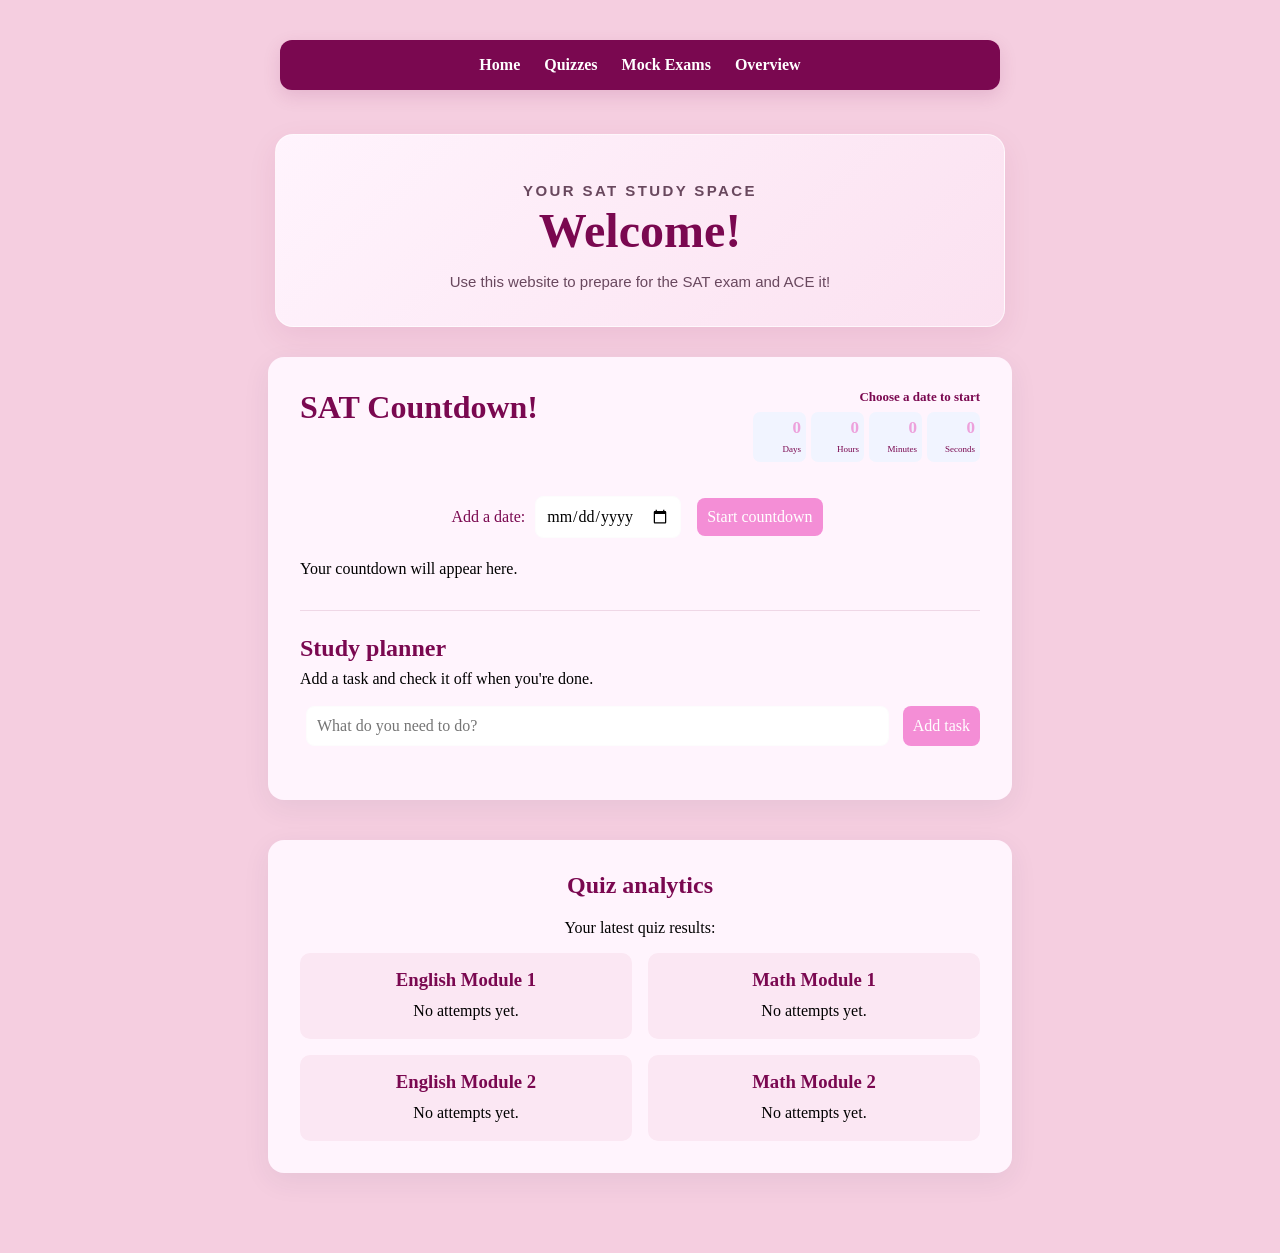
<file: index.html>
<!DOCTYPE html>
<html lang="en">

<head>
    <meta charset="UTF-8">
    <meta name="viewport" content="width=device-width, initial-scale=1.0">
    <title>SAT website</title>
    <link rel="stylesheet" href="style.css">
    <script src="script.js" defer></script>
</head>

<body>
    <!-- top bar -->
    <nav>
        <a href="home page.html">Home</a>
        <a href="quizzes.html">Quizzes</a>
        <a href="mock.html">Mock Exams</a>
        <a href="overview.html">Overview</a>
    </nav>
    <!-- welcome header -->
    <header class="welcome">
        <p class="welcome-label">Your SAT study space</p>
        <h1>Welcome!</h1>
        <p>Use this website to prepare for the SAT exam and ACE it!</p>
    </header>
    <main>
        <!-- Top section containing the main title and the countdown display -->
        <div class="top-row">
            <h1>SAT Countdown!</h1>
            <div class="countdown">
                <h2 id="selected-date">Choose a date!</h2>
                <div class="timer">
                    <div><strong id="days">0</strong><span>Days</span></div>
                    <div><strong id="hours">0</strong><span>Hours</span></div>
                    <div><strong id="minutes">0</strong><span>Minutes</span></div>
                    <div><strong id="seconds">0</strong><span>Seconds</span></div>
                </div>
            </div>
        </div>
        <!-- Input section for picking a date and starting the countdown -->
        <label for="date">Add a date:</label>
        <input id="date" type="date">
        <button id="start-countdown">Start countdown</button>

        <p id="message">You can do this!</p>

        <section class="planner" aria-labelledby="planner-title">
            <h2 id="planner-title">Study planner</h2>
            <p>Add a task and check it off when you're done.</p>
            <form id="task-form">
                <label for="task-input" hidden>Task</label>
                <input id="task-input" type="text" placeholder="What do you need to do?" required>
                <button type="submit">Add task</button>
            </form>
            <ul id="task-list"></ul>
        </section>
    </main>

    <section class="content-card analytics" aria-labelledby="analytics-title">
        <h2 id="analytics-title">Quiz analytics</h2>
        <p>Your latest quiz results:</p>
        <div class="analytics-grid">
            <section class="analytics-card">
                <h3>English Module 1</h3>
                <p id="english-analytics">No attempts yet.</p>
            </section>
            <section class="analytics-card">
                <h3>Math Module 1</h3>
                <p id="math-analytics">No attempts yet.</p>
            </section>
            <section class="analytics-card">
                <h3>English Module 2</h3>
                <p id="english-module-2-analytics">No attempts yet.</p>
            </section>
            <section class="analytics-card">
                <h3>Math Module 2</h3>
                <p id="math-module-2-analytics">No attempts yet.</p>
            </section>
        </div>
    </section>

</body>

</html>
</file>
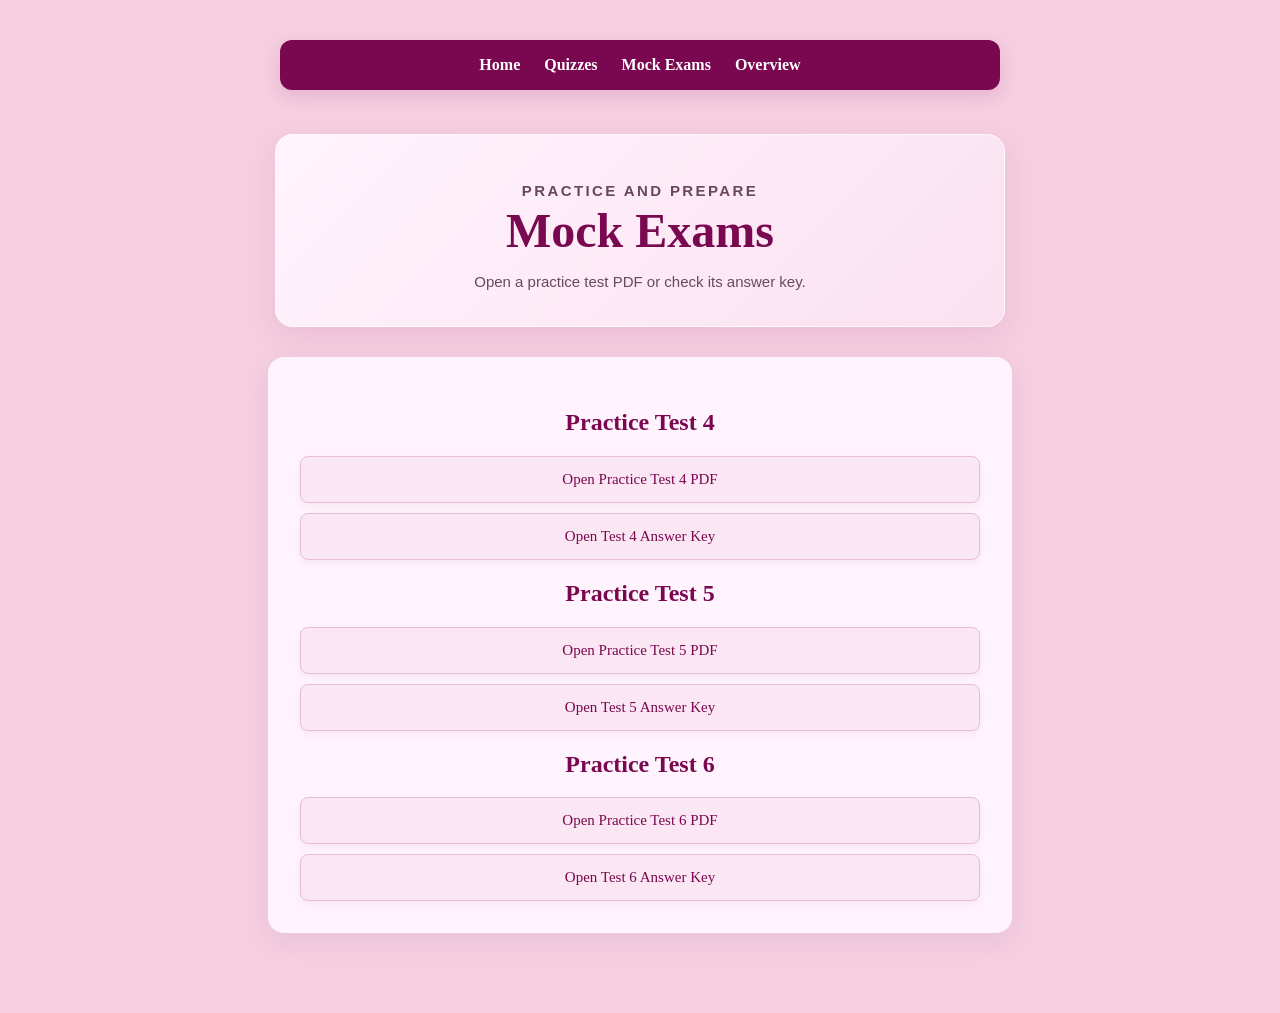
<file: mock.html>
<!DOCTYPE html>
<html lang="en">
<head>
    <meta charset="UTF-8">
    <meta name="viewport" content="width=device-width, initial-scale=1.0">
    <title>Mock Exams</title>
    <!-- linking html to stylesheet (css) -->
    <link rel="stylesheet" href="style.css">
</head>
<body>
    <!-- top bar that contains navigation links to other pages -->
    <nav>
        <a href="home page.html">Home</a>
        <a href="quizzes.html">Quizzes</a>
        <a href="mock.html" aria-current="page">Mock Exams</a>
        <a href="overview.html">Overview</a>
    </nav>
    <!-- adds welcome header -->
    <header class="welcome">
        <p class="welcome-label">Practice and prepare</p>
        <h1>Mock Exams</h1>
        <p>Open a practice test PDF or check its answer key.</p>
    </header>
    <main class="content-card">
        <section class="mock-test" aria-labelledby="test-4-title">
            <h2 id="test-4-title">Practice Test 4</h2>
            <div class="module-links">
                <a href="sat-practice-test-4-digital.pdf" target="_blank" rel="noopener">Open Practice Test 4 PDF</a>
                <a href="scoring-sat-practice-test-4-digital.pdf" target="_blank" rel="noopener">Open Test 4 Answer Key</a>
            </div>
        </section>
        <section class="mock-test" aria-labelledby="test-5-title">
            <h2 id="test-5-title">Practice Test 5</h2>
            <div class="module-links">
                <a href="sat-practice-test-5-digital.pdf" target="_blank" rel="noopener">Open Practice Test 5 PDF</a>
                <a href="scoring-sat-practice-test-5-digital.pdf" target="_blank" rel="noopener">Open Test 5 Answer Key</a>
            </div>
        </section>
        <section class="mock-test" aria-labelledby="test-6-title">
            <h2 id="test-6-title">Practice Test 6</h2>
            <div class="module-links">
                <a href="sat-practice-test-6-digital.pdf" target="_blank" rel="noopener">Open Practice Test 6 PDF</a>
                <a href="scoring-sat-practice-test-6-digital.pdf" target="_blank" rel="noopener">Open Test 6 Answer Key</a>
            </div>
        </section>
    </main>
</body>
</html>
</file>
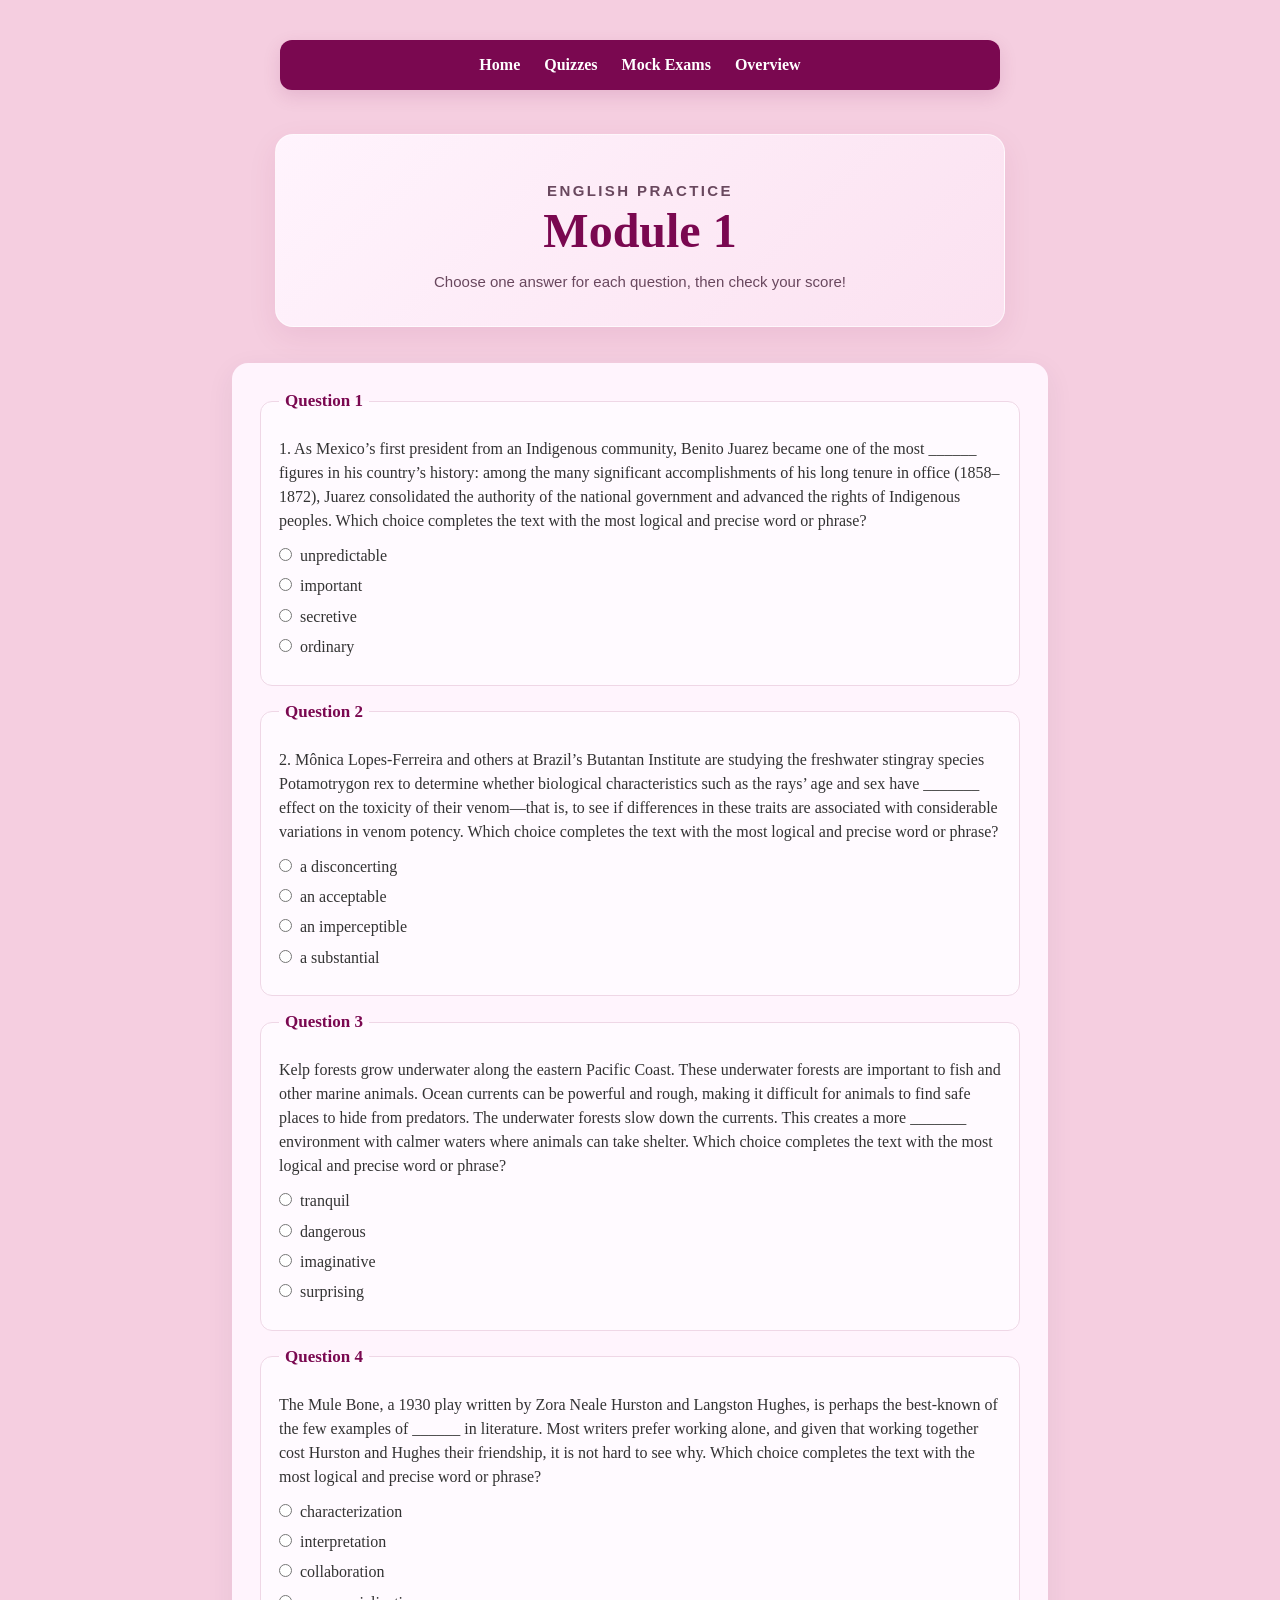
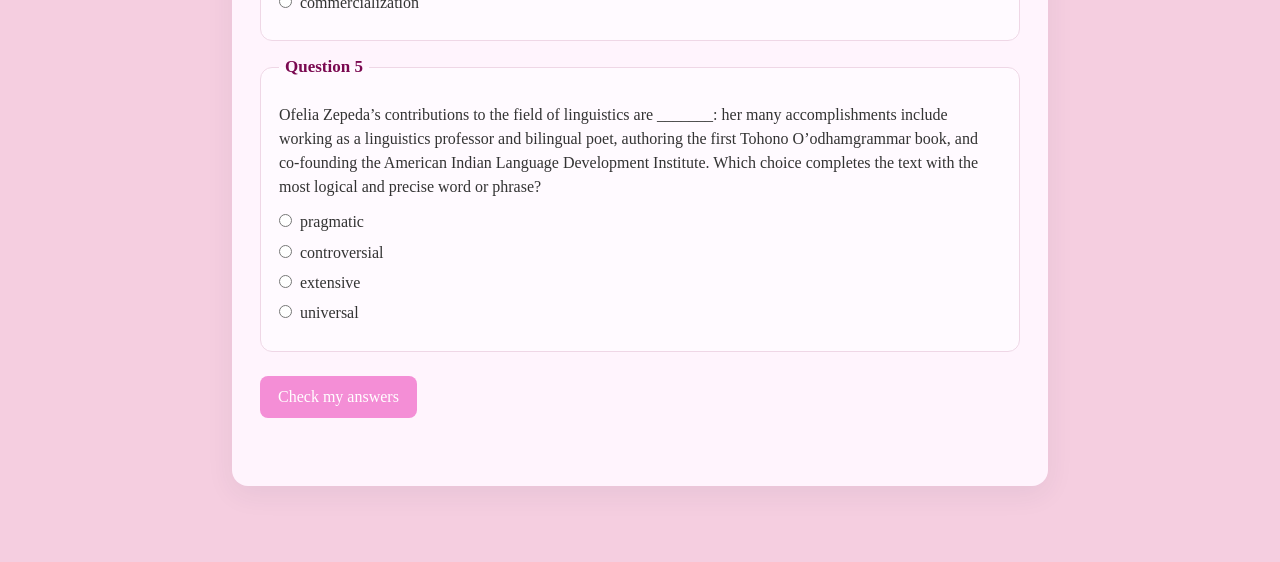
<file: module 1 english.html>
<!DOCTYPE html>
<html lang="en">
<head>
    <meta charset="UTF-8">
    <meta name="viewport" content="width=device-width, initial-scale=1.0">
    <title>English Module 1 Quiz</title>
    <link rel="stylesheet" href="style.css">
    <script src="script.js" defer></script>
</head>
<body data-quiz-subject="english" data-quiz-module="1">
    <nav>
        <a href="home page.html">Home</a>
        <a href="quizzes.html" aria-current="page">Quizzes</a>
        <a href="mock.html">Mock Exams</a>
        <a href="overview.html">Overview</a>
    </nav>

    <header class="welcome">
        <p class="welcome-label">English practice</p>
        <h1>Module 1</h1>
        <p>Choose one answer for each question, then check your score!</p>
    </header>
<!-- forming questions -->
    <main class="quiz">
        <form id="quiz-form">
            <fieldset class="question" data-answer="b">
                <legend>Question 1</legend>
                <p> 1.  As Mexico’s first president from an Indigenous community, Benito Juarez became one of the most ______ figures in his country’s history: among the many significant accomplishments of his long tenure in office (1858–1872), Juarez consolidated the authority of the national government and advanced the rights of Indigenous peoples. Which choice completes the text with the most logical and precise word or phrase?</p>
                <label class="answer"><input type="radio" name="q1" value="a"> unpredictable</label>
                <label class="answer"><input type="radio" name="q1" value="b"> important</label>
                <label class="answer"><input type="radio" name="q1" value="c"> secretive</label>
                <label class="answer"><input type="radio" name="q1" value="d"> ordinary</label>
            </fieldset>

            <fieldset class="question" data-answer="d">
                <legend>Question 2</legend>
                <p>2.  Mônica Lopes-Ferreira and others at Brazil’s Butantan Institute are studying the freshwater stingray species Potamotrygon rex to determine whether biological characteristics such as the rays’ age and sex have _______ effect on the toxicity of their venom—that is, to see if differences in these traits are associated with considerable variations in venom potency. Which choice completes the text with the most logical and precise word or phrase? </p>
                <label class="answer"><input type="radio" name="q2" value="a"> a disconcerting</label>
                <label class="answer"><input type="radio" name="q2" value="b"> an acceptable</label>
                <label class="answer"><input type="radio" name="q2" value="c"> an imperceptible</label>
                <label class="answer"><input type="radio" name="q2" value="d"> a substantial</label>
            </fieldset>

            <fieldset class="question" data-answer="a">
                <legend>Question 3</legend>
                <p>Kelp forests grow underwater along the eastern Pacific Coast. These underwater forests are important to fish and other marine animals. Ocean currents can be powerful and rough, making it difficult for animals to find safe places to hide from predators. The underwater forests slow down the currents. This creates a more _______ environment with calmer waters where animals can take shelter. Which choice completes the text with the most logical and precise word or phrase?</p>
                <label class="answer"><input type="radio" name="q3" value="a"> tranquil</label>
                <label class="answer"><input type="radio" name="q3" value="b"> dangerous</label>
                <label class="answer"><input type="radio" name="q3" value="c"> imaginative</label>
                <label class="answer"><input type="radio" name="q3" value="d"> surprising</label>
            </fieldset>

            <fieldset class="question" data-answer="c">
                <legend>Question 4</legend>
                <p>The Mule Bone, a 1930 play written by Zora Neale Hurston and Langston Hughes, is perhaps the best-known of the few examples of ______ in literature. Most writers prefer working alone, and given that working together cost Hurston and Hughes their friendship, it is not hard to see why. Which choice completes the text with the most logical and precise word or phrase? </p>
                <label class="answer"><input type="radio" name="q4" value="a"> characterization</label>
                <label class="answer"><input type="radio" name="q4" value="b"> interpretation</label>
                <label class="answer"><input type="radio" name="q4" value="c"> collaboration</label>
                <label class="answer"><input type="radio" name="q4" value="d"> commercialization  </label>
            </fieldset>

            <fieldset class="question" data-answer="c">
                <legend>Question 5</legend>
                <p>Ofelia Zepeda’s contributions to the field of linguistics are _______: her many accomplishments include working as a linguistics professor and bilingual poet, authoring the first Tohono O’odhamgrammar book, and co-founding the American Indian Language Development Institute. Which choice completes the text with the most logical and precise word or phrase? </p>
                <label class="answer"><input type="radio" name="q5" value="a">pragmatic</label>
                <label class="answer"><input type="radio" name="q5" value="b">controversial</label>
                <label class="answer"><input type="radio" name="q5" value="c">extensive</label>
                <label class="answer"><input type="radio" name="q5" value="d">universal</label>
            </fieldset>

            <button type="submit">Check my answers</button>
            <p id="result" role="status" aria-live="polite"></p>
        </form>
    </main>
</body>
</html>
</file>
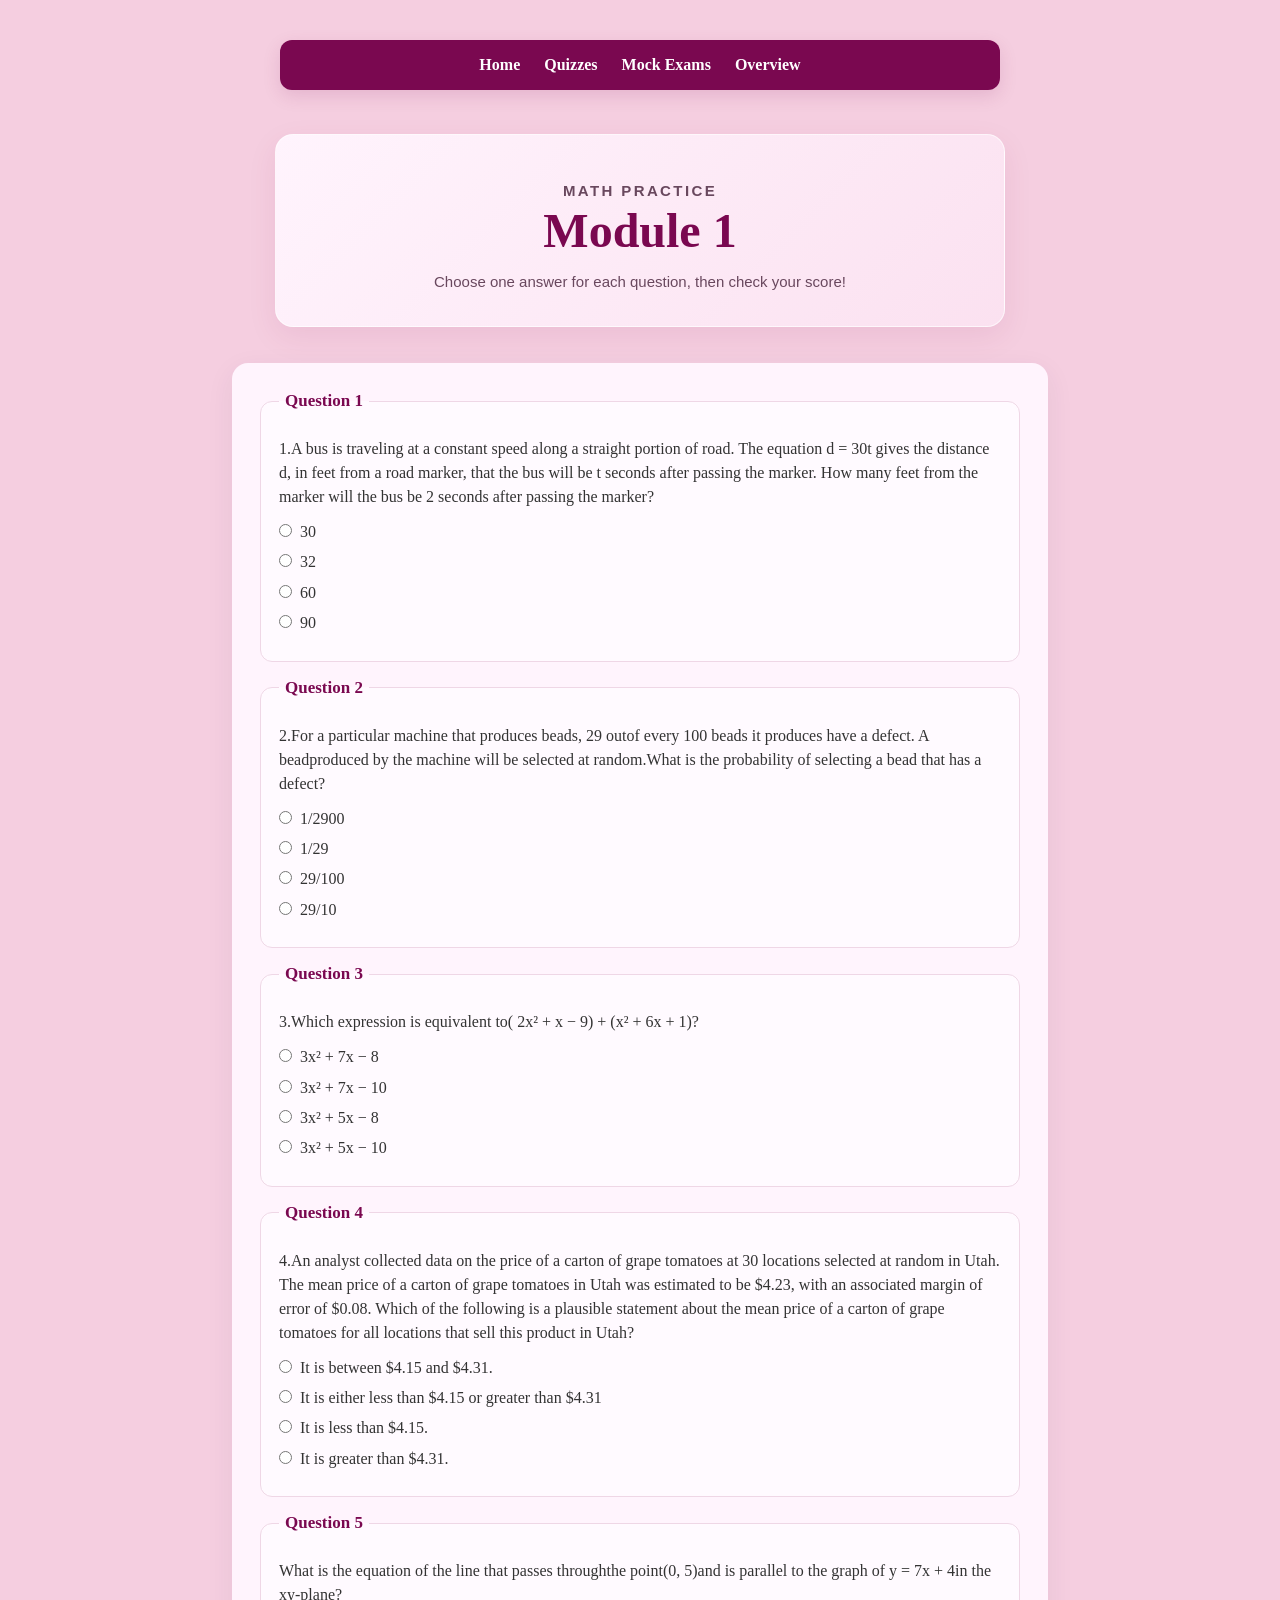
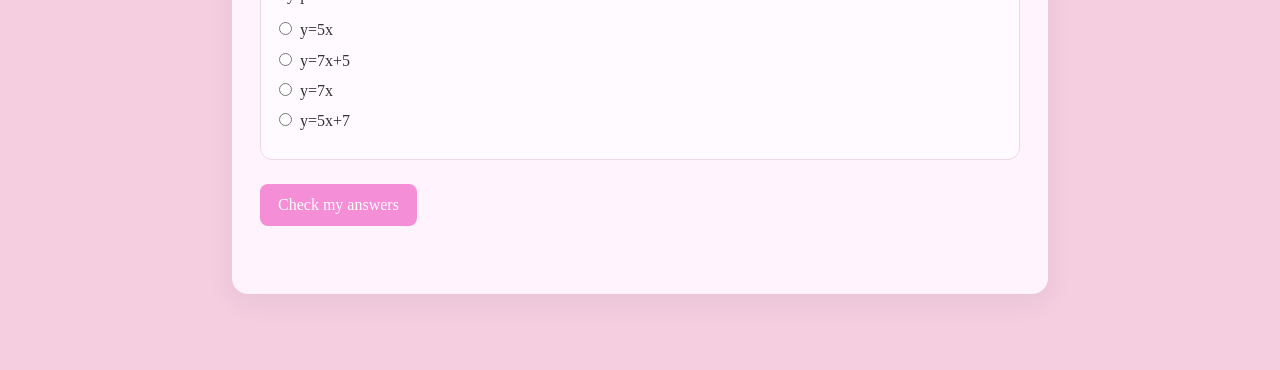
<file: module 1 math.html>
<!DOCTYPE html>
<html lang="en">
<head>
    <meta charset="UTF-8">
    <meta name="viewport" content="width=device-width, initial-scale=1.0">
    <title>Math Module 1 Quiz</title>
    <link rel="stylesheet" href="style.css">
    <script src="script.js" defer></script>
</head>
<body data-quiz-subject="math" data-quiz-module="1">
    <nav>
        <a href="home page.html">Home</a>
        <a href="quizzes.html" aria-current="page">Quizzes</a>
        <a href="mock.html">Mock Exams</a>
        <a href="overview.html">Overview</a>
    </nav>

    <header class="welcome">
        <p class="welcome-label">Math practice</p>
        <h1>Module 1</h1>
        <p>Choose one answer for each question, then check your score!</p>
    </header>
<!-- forming questions -->
    <main class="quiz">
        <form id="quiz-form">
            <fieldset class="question" data-answer="c">
                <legend>Question 1</legend>
                <p> 1.A bus is traveling at a constant speed along a straight
portion of road. The equation
d = 30t
gives the
distance d, in feet from a road marker, that the bus
will be t seconds after passing the marker. How
many feet from the marker will the bus be 2 seconds
after passing the marker?
</p>
                <label class="answer"><input type="radio" name="q1" value="a"> 30</label>
                <label class="answer"><input type="radio" name="q1" value="b"> 32</label>
                <label class="answer"><input type="radio" name="q1" value="c"> 60</label>
                <label class="answer"><input type="radio" name="q1" value="d"> 90</label>
            </fieldset>

            <fieldset class="question" data-answer="c">
                <legend>Question 2</legend>
                <p>2.For a particular machine that produces beads, 29 outof every 100 beads it produces have a defect. A beadproduced by the machine will be selected at random.What is the probability of selecting a bead that has a defect? </p>
                <label class="answer"><input type="radio" name="q2" value="a"> 1/2900</label>
                <label class="answer"><input type="radio" name="q2" value="b"> 1/29</label>
                <label class="answer"><input type="radio" name="q2" value="c"> 29/100</label>
                <label class="answer"><input type="radio" name="q2" value="d"> 29/10</label>
            </fieldset>

            <fieldset class="question" data-answer="a">
                <legend>Question 3</legend>
                <p>3.Which expression is equivalent to( 2x² + x − 9) + (x² + 6x + 1)?</p>
                <label class="answer"><input type="radio" name="q3" value="a"> 3x² + 7x − 8</label>
                <label class="answer"><input type="radio" name="q3" value="b"> 3x² + 7x − 10</label>
                <label class="answer"><input type="radio" name="q3" value="c"> 3x² + 5x − 8</label>
                <label class="answer"><input type="radio" name="q3" value="d"> 3x² + 5x − 10</label>
            </fieldset>

            <fieldset class="question" data-answer="a">
                <legend>Question 4</legend>
                <p>4.An analyst collected data on the price of a carton of grape tomatoes at 30 locations selected at random in Utah. The mean price of a carton of grape tomatoes in Utah was estimated to be $4.23, with an associated margin of error of $0.08. Which of the following is a plausible statement about the mean price of a carton of grape tomatoes for all locations that sell this product in Utah? </p>
                <label class="answer"><input type="radio" name="q4" value="a"> It is between $4.15 and $4.31.</label>
                <label class="answer"><input type="radio" name="q4" value="b"> It is either less than $4.15 or greater than $4.31</label>
                <label class="answer"><input type="radio" name="q4" value="c"> It is less than $4.15. </label>
                <label class="answer"><input type="radio" name="q4" value="d">  It is greater than $4.31. </label>
            </fieldset>

            <fieldset class="question" data-answer="b">
                <legend>Question 5</legend>
                <p>What is the equation of the line that passes throughthe point(0, 5)and is parallel to the graph of y = 7x + 4in the xy-plane?</p>
                <label class="answer"><input type="radio" name="q5" value="a">y=5x</label>
                <label class="answer"><input type="radio" name="q5" value="b">y=7x+5</label>
                <label class="answer"><input type="radio" name="q5" value="c">y=7x</label>
                <label class="answer"><input type="radio" name="q5" value="d">y=5x+7</label>
            </fieldset>

            <button type="submit">Check my answers</button>
            <p id="result" role="status" aria-live="polite"></p>
        </form>
    </main>
</body>
</html>
</file>
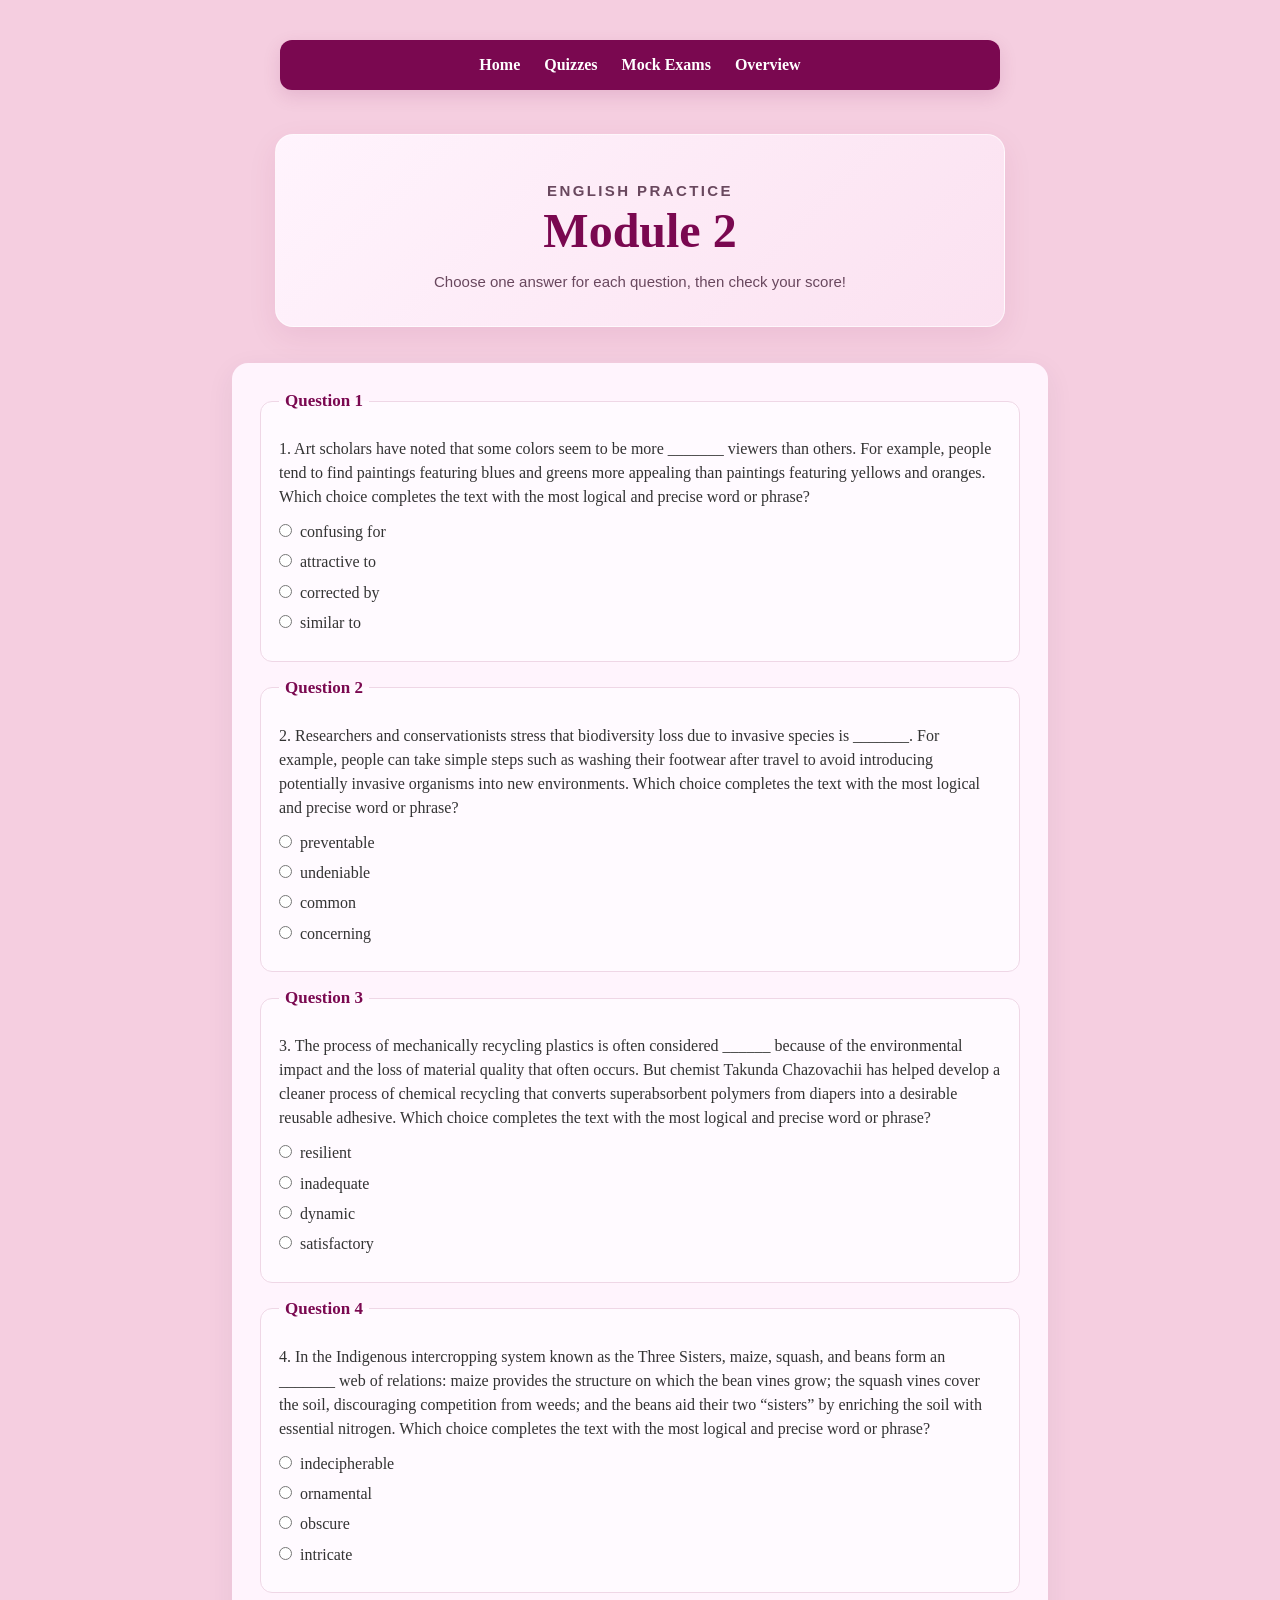
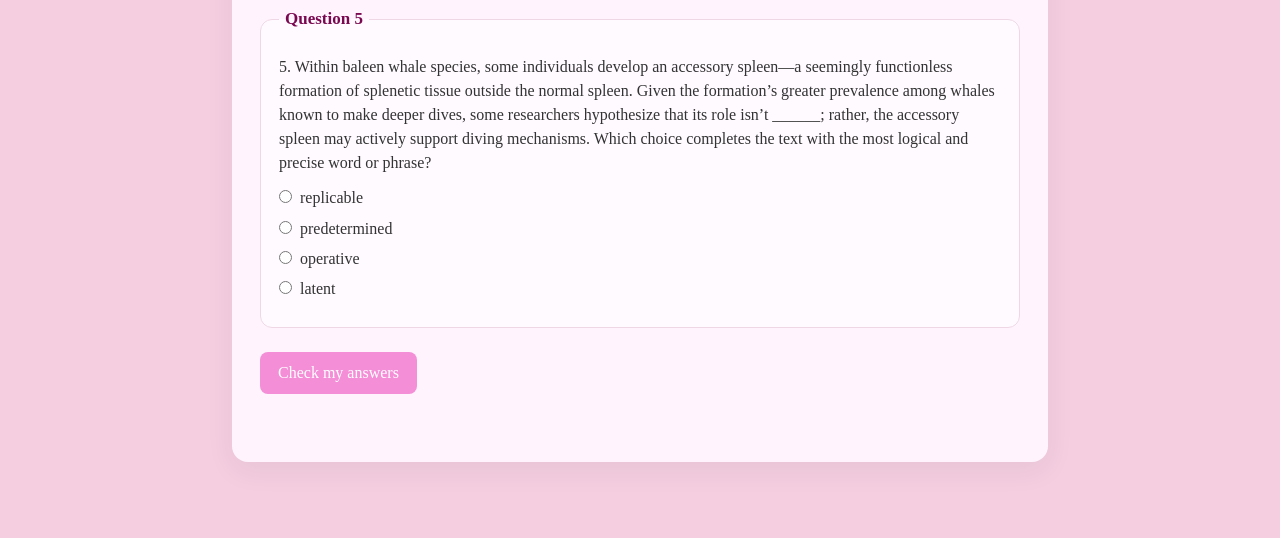
<file: module 2 english.html>
<!DOCTYPE html>
<html lang="en">
<head>
    <meta charset="UTF-8">
    <meta name="viewport" content="width=device-width, initial-scale=1.0">
    <title>English Module 2 Quiz</title>
    <link rel="stylesheet" href="style.css">
    <script src="script.js" defer></script>
</head>
<body data-quiz-subject="english" data-quiz-module="2">
    <nav>
        <a href="home page.html">Home</a>
        <a href="quizzes.html" aria-current="page">Quizzes</a>
        <a href="mock.html">Mock Exams</a>
        <a href="overview.html">Overview</a>
    </nav>

    <header class="welcome">
        <p class="welcome-label">English practice</p>
        <h1>Module 2</h1>
        <p>Choose one answer for each question, then check your score!</p>
    </header>
<!-- forming questions -->
    <main class="quiz">
        <form id="quiz-form">
            <fieldset class="question" data-answer="b">
                <legend>Question 1</legend>
                <p> 1.  Art scholars have noted that some colors seem to be more _______ viewers than others. For example, people tend to find paintings featuring blues and greens more appealing than paintings featuring yellows and oranges. Which choice completes the text with the most logical and precise word or phrase?</p>
                <label class="answer"><input type="radio" name="q1" value="a"> confusing for</label>
                <label class="answer"><input type="radio" name="q1" value="b"> attractive to</label>
                <label class="answer"><input type="radio" name="q1" value="c"> corrected by</label>
                <label class="answer"><input type="radio" name="q1" value="d"> similar to</label>
            </fieldset>

            <fieldset class="question" data-answer="a">
                <legend>Question 2</legend>
                <p>2. Researchers and conservationists stress that biodiversity loss due to invasive species is _______. For example, people can take simple steps such as washing their footwear after travel to avoid introducing potentially invasive organisms into new environments. Which choice completes the text with the most logical and precise word or phrase? </p>
                <label class="answer"><input type="radio" name="q2" value="a"> preventable</label>
                <label class="answer"><input type="radio" name="q2" value="b"> undeniable</label>
                <label class="answer"><input type="radio" name="q2" value="c"> common</label>
                <label class="answer"><input type="radio" name="q2" value="d"> concerning</label>
            </fieldset>

            <fieldset class="question" data-answer="b">
                <legend>Question 3</legend>
                <p>3. The process of mechanically recycling plastics is often considered ______ because of the environmental impact and the loss of material quality that often occurs. But chemist Takunda Chazovachii has helped develop a cleaner process of chemical recycling that converts superabsorbent polymers from diapers into a desirable reusable adhesive. Which choice completes the text with the most logical and precise word or phrase? </p>
                <label class="answer"><input type="radio" name="q3" value="a"> resilient</label>
                <label class="answer"><input type="radio" name="q3" value="b"> inadequate</label>
                <label class="answer"><input type="radio" name="q3" value="c"> dynamic</label>
                <label class="answer"><input type="radio" name="q3" value="d"> satisfactory</label>
            </fieldset>

            <fieldset class="question" data-answer="d">
                <legend>Question 4</legend>
                <p>4. In the Indigenous intercropping system known as the Three Sisters, maize, squash, and beans form an _______ web of relations: maize provides the structure on which the bean vines grow; the squash vines cover the soil, discouraging competition from weeds; and the beans aid their two “sisters” by enriching the soil with essential nitrogen. Which choice completes the text with the most logical and precise word or phrase? </p>
                <label class="answer"><input type="radio" name="q4" value="a"> indecipherable</label>
                <label class="answer"><input type="radio" name="q4" value="b"> ornamental</label>
                <label class="answer"><input type="radio" name="q4" value="c"> obscure</label>
                <label class="answer"><input type="radio" name="q4" value="d"> intricate</label>
            </fieldset>

            <fieldset class="question" data-answer="d">
                <legend>Question 5</legend>
                <p>5. Within baleen whale species, some individuals develop an accessory spleen—a seemingly functionless formation of splenetic tissue outside the normal spleen. Given the formation’s greater prevalence among whales known to make deeper dives, some researchers hypothesize that its role isn’t ______; rather, the accessory spleen may actively support diving mechanisms. Which choice completes the text with the most logical and precise word or phrase? </p>
                <label class="answer"><input type="radio" name="q5" value="a"> replicable</label>
                <label class="answer"><input type="radio" name="q5" value="b"> predetermined</label>
                <label class="answer"><input type="radio" name="q5" value="c"> operative</label>
                <label class="answer"><input type="radio" name="q5" value="d"> latent</label>
            </fieldset>

            <button type="submit">Check my answers</button>
            <p id="result" role="status" aria-live="polite"></p>
        </form>
    </main>
</body>
</html>
</file>
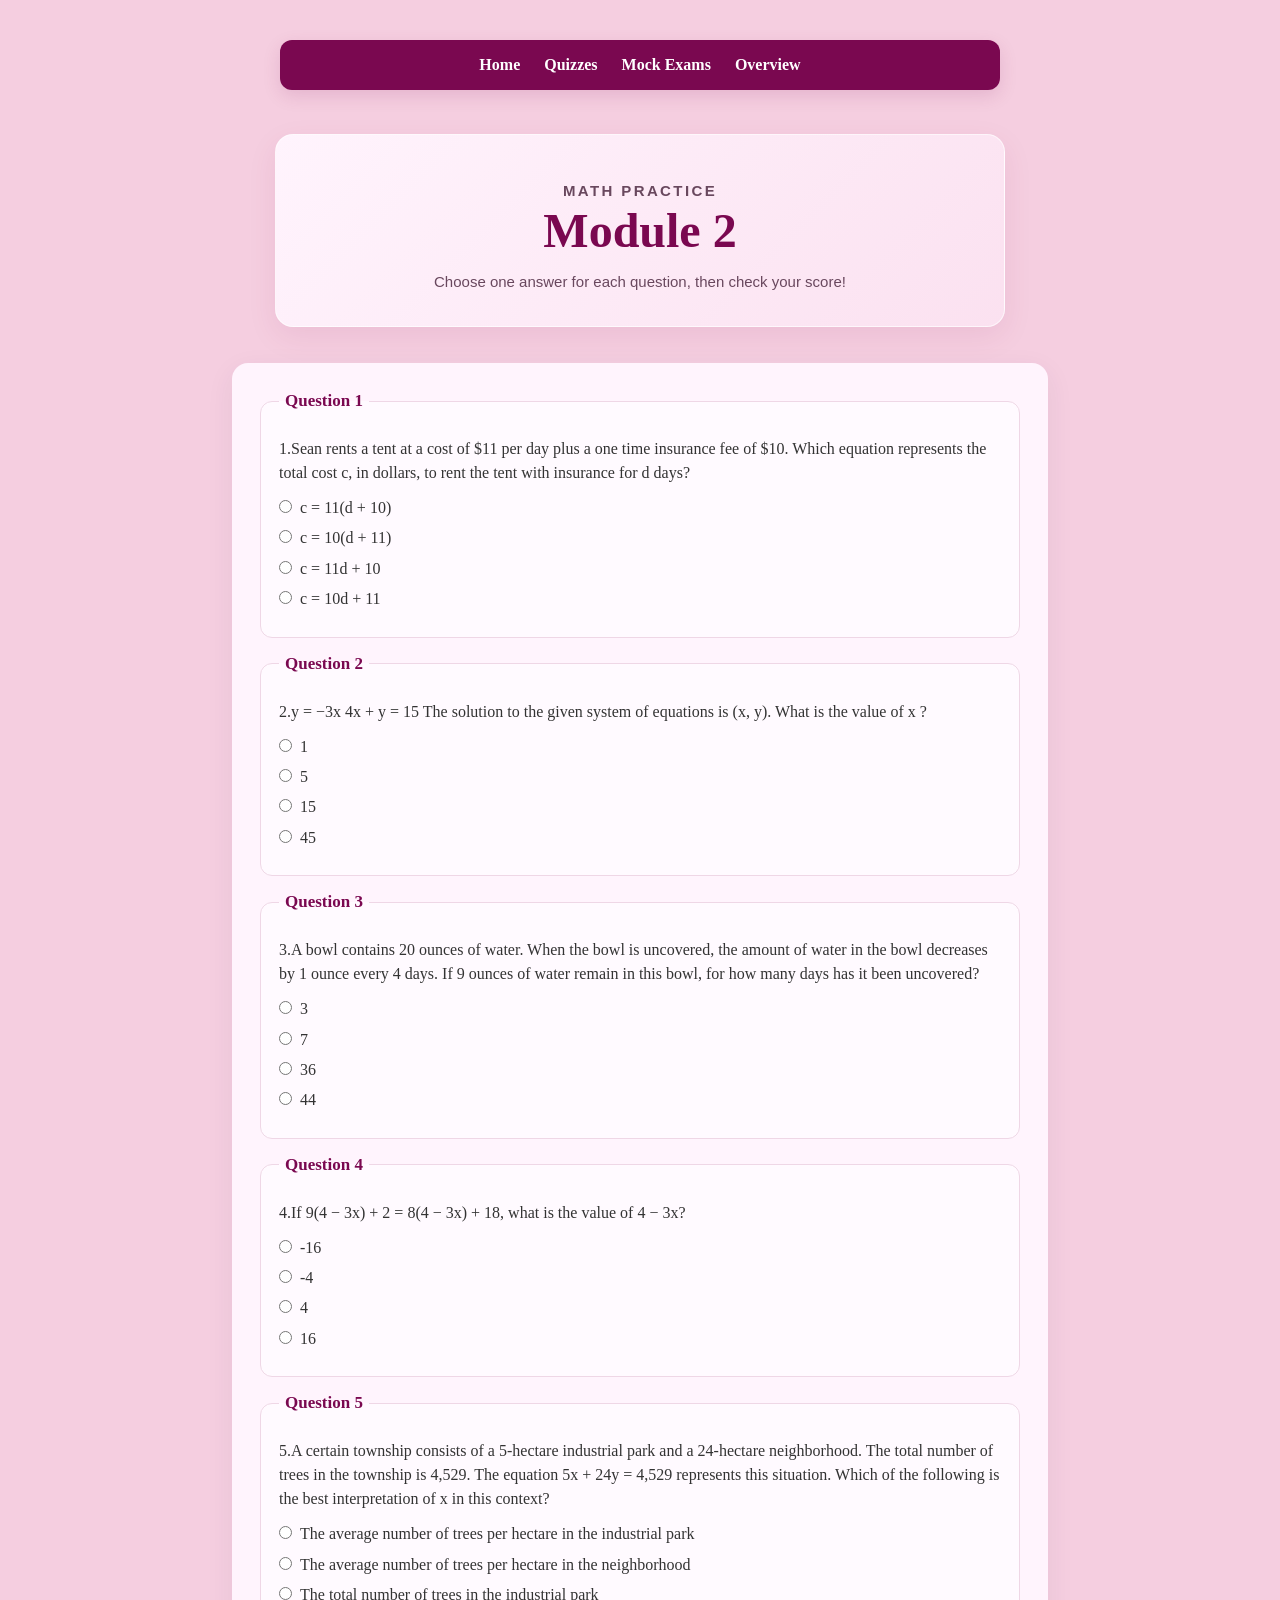
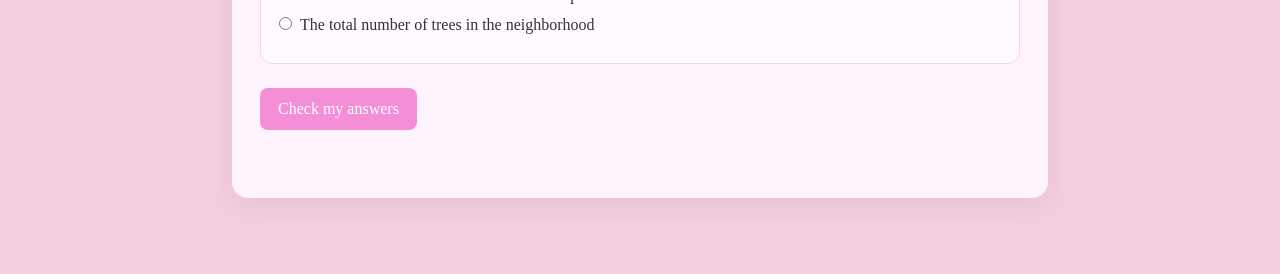
<file: module 2 math.html>
<!DOCTYPE html>
<html lang="en">
<head>
    <meta charset="UTF-8">
    <meta name="viewport" content="width=device-width, initial-scale=1.0">
    <title>Math Module 2 Quiz</title>
    <link rel="stylesheet" href="style.css">
    <script src="script.js" defer></script>
</head>
<body data-quiz-subject="math" data-quiz-module="2">
    <nav>
        <a href="home page.html">Home</a>
        <a href="quizzes.html" aria-current="page">Quizzes</a>
        <a href="mock.html">Mock Exams</a>
        <a href="overview.html">Overview</a>
    </nav>

    <header class="welcome">
        <p class="welcome-label">Math practice</p>
        <h1>Module 2</h1>
        <p>Choose one answer for each question, then check your score!</p>
    </header>
<!-- forming questions -->
    <main class="quiz">
        <form id="quiz-form">
            <fieldset class="question" data-answer="c">
                <legend>Question 1</legend>
                <p>1.Sean rents a tent at a cost of $11 per day plus a
one time insurance fee of $10. Which equation
represents the total cost c, in dollars, to rent the tent
with insurance for d days?
 </p>
                <label class="answer"><input type="radio" name="q1" value="a"> c = 11(d + 10)</label>
                <label class="answer"><input type="radio" name="q1" value="b"> c = 10(d + 11)</label>
                <label class="answer"><input type="radio" name="q1" value="c"> c = 11d + 10</label>
                <label class="answer"><input type="radio" name="q1" value="d"> c = 10d + 11</label>
            </fieldset>

            <fieldset class="question" data-answer="c">
                <legend>Question 2</legend>
                <p>2.y = −3x
4x + y = 15
The solution to the given system of equations
is (x, y). What is the value of x ?
</p>
                <label class="answer"><input type="radio" name="q2" value="a"> 1</label>
                <label class="answer"><input type="radio" name="q2" value="b"> 5</label>
                <label class="answer"><input type="radio" name="q2" value="c"> 15</label>
                <label class="answer"><input type="radio" name="q2" value="d"> 45</label>
            </fieldset>

            <fieldset class="question" data-answer="d">
                <legend>Question 3</legend>
                <p>3.A bowl contains 20 ounces of water. When the bowl
is uncovered, the amount of water in the bowl
decreases by 1 ounce every 4 days. If 9 ounces of
water remain in this bowl, for how many days has it
been uncovered? 
</p>
                <label class="answer"><input type="radio" name="q3" value="a"> 3</label>
                <label class="answer"><input type="radio" name="q3" value="b"> 7</label>
                <label class="answer"><input type="radio" name="q3" value="c"> 36</label>
                <label class="answer"><input type="radio" name="q3" value="d"> 44</label>
            </fieldset>

            <fieldset class="question" data-answer="d">
                <legend>Question 4</legend>
                <p>4.If 9(4 − 3x) + 2 = 8(4 − 3x) + 18, what is the value of 4 − 3x? </p>
                <label class="answer"><input type="radio" name="q4" value="a"> -16</label>
                <label class="answer"><input type="radio" name="q4" value="b"> -4</label>
                <label class="answer"><input type="radio" name="q4" value="c"> 4</label>
                <label class="answer"><input type="radio" name="q4" value="d">  16</label>
            </fieldset>

            <fieldset class="question" data-answer="a">
                <legend>Question 5</legend>
                <p>5.A certain township consists of a 5-hectare industrial
park and a 24-hectare neighborhood. The total
number of trees in the township is 4,529. The
equation
5x + 24y = 4,529
represents this situation.
Which of the following is the best interpretation of x
in this context?
</p>
                <label class="answer"><input type="radio" name="q5" value="a">The average number of trees per hectare in the
industrial park
</label>
                <label class="answer"><input type="radio" name="q5" value="b">The average number of trees per hectare in the
neighborhood
</label>
                <label class="answer"><input type="radio" name="q5" value="c">The total number of trees in the industrial park
</label>
                <label class="answer"><input type="radio" name="q5" value="d"> The total number of trees in the neighborhood</label>
            </fieldset>

            <button type="submit">Check my answers</button>
            <p id="result" role="status" aria-live="polite"></p>
        </form>
    </main>
</body>
</html>
</file>
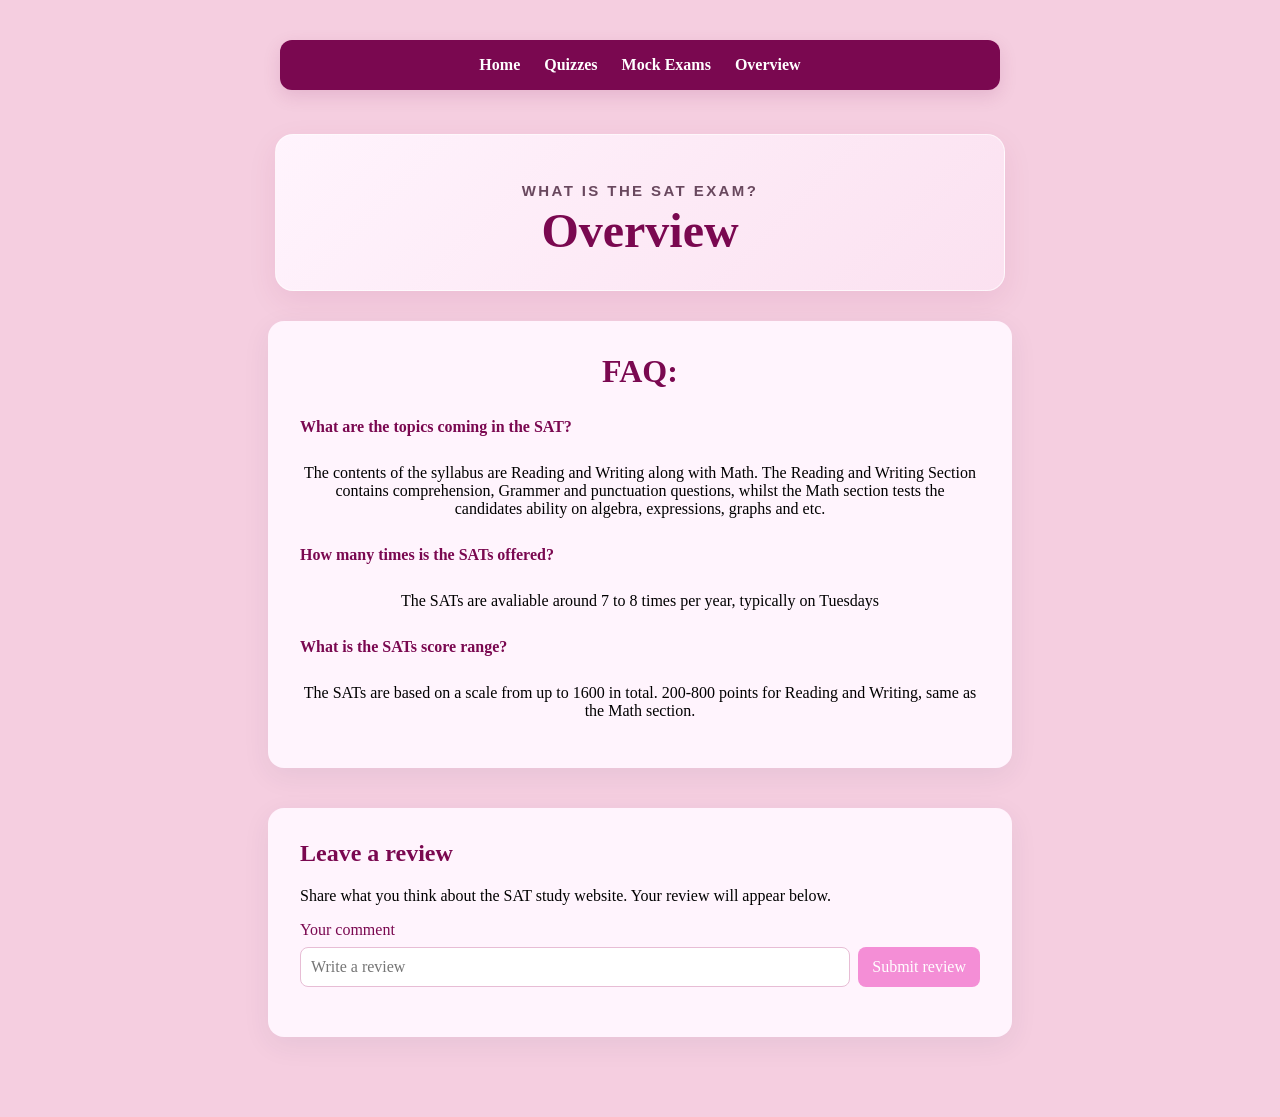
<file: overview.html>
<!DOCTYPE html>
<html lang="en">
<head>
    <meta charset="UTF-8">
    <meta name="viewport" content="width=device-width, initial-scale=1.0">
    <title>Overview</title>
    <!-- linking html to stylesheet (css) -->
    <link rel="stylesheet" href="style.css">
</head>
<body>
    <!-- top bar that contains navigation links to other pages -->
    <nav>
        <a href="home page.html">Home</a>
        <a href="quizzes.html">Quizzes</a>
        <a href="mock.html">Mock Exams</a>
        <a href="overview.html" aria-current="page">Overview</a>
    </nav>
    <!-- adds welcome header -->
    <header class="welcome">
        <p class="welcome-label">What is the SAT exam?</p>
        <h1>Overview</h1>
    </header>
    <main class="content-card">
        <h1>FAQ:</h1>
        <p class="faq-question">What are the topics coming in the SAT?</p>
        <p>The contents of the syllabus are Reading and Writing along with Math. The Reading and Writing Section contains comprehension, Grammer and punctuation questions, whilst the Math section tests the candidates ability on algebra, expressions, graphs and etc.</p>
    <p class="faq-question">How many times is the SATs offered?</p>
    <p>The SATs are avaliable around 7 to 8 times per year, typically on Tuesdays</p>
    <p class="faq-question">What is the SATs score range?</p>
    <p>The SATs are based on a scale from up to 1600 in total. 200-800 points for Reading and Writing, same as the Math section.</p>
<!-- making a review function-->
    </main>
    <section class="content-card review-section" aria-labelledby="review-heading">
        <h2 id="review-heading">Leave a review</h2>
        <p>Share what you think about the SAT study website. Your review will appear below.</p>
        <form class="review-form" id="review-form">
            <label for="review">Your comment</label>
            <input id="review" type="text" placeholder="Write a review" required>
            <button type="submit">Submit review</button>
        </form>
        <ul id="review-list" aria-live="polite"></ul>
    </section>
    <script src="script.js" defer></script>
</body>
</html>
</file>
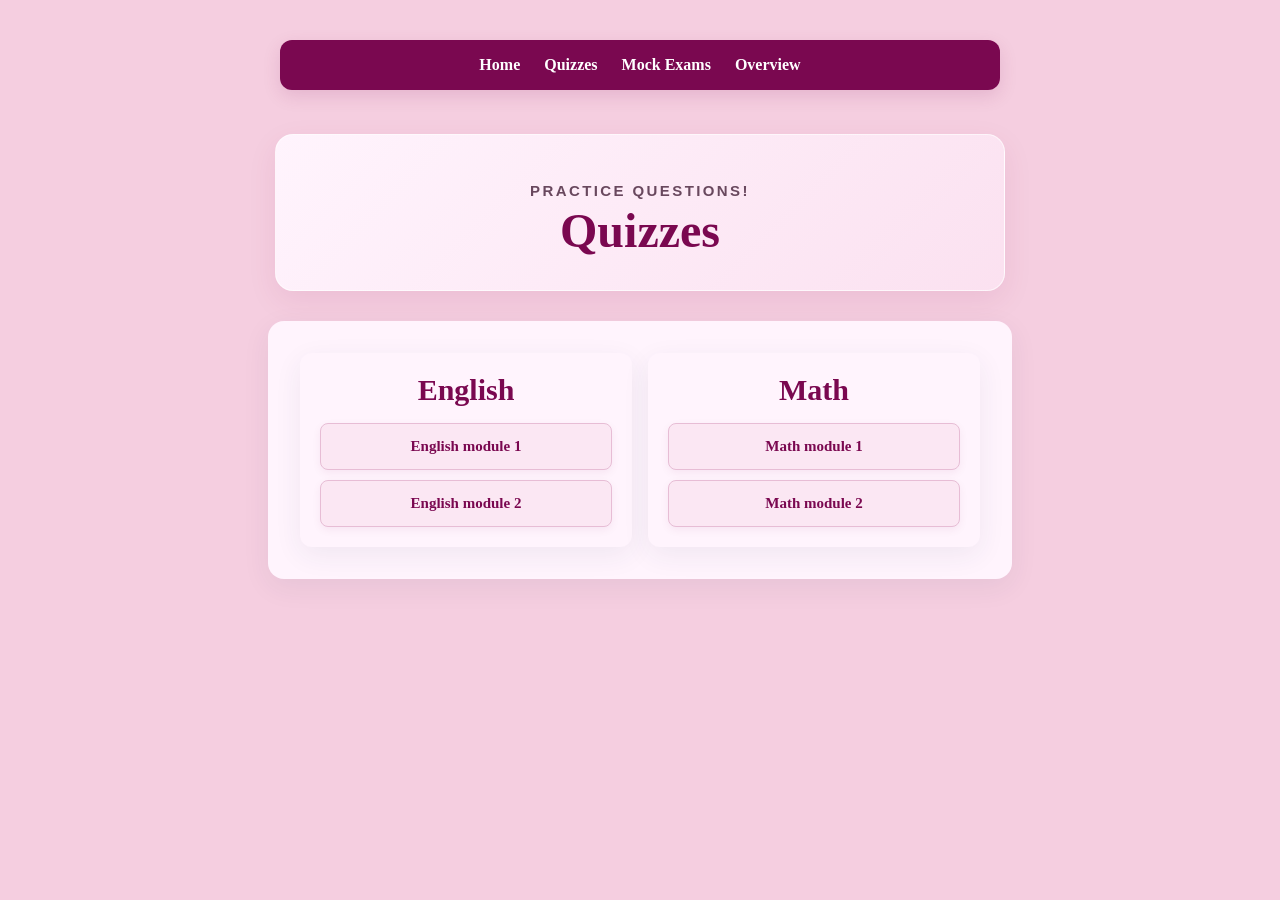
<file: quizzes.html>
<!DOCTYPE html>
<html lang="en">
<head>
    <meta charset="UTF-8">
    <meta name="viewport" content="width=device-width, initial-scale=1.0">
    <title>Quizzes</title>
    <!-- linking html to stylesheet (css) -->
    <link rel="stylesheet" href="style.css">
</head>
<body>
    <!-- top bar that contains navigation links to other pages -->
    <nav>
        <a href="home page.html">Home</a>
        <a href="quizzes.html" aria-current="page">Quizzes</a>
        <a href="mock.html">Mock Exams</a>
        <a href="overview.html">Overview</a>
    </nav>
    <!-- adding a welcome header -->
    <header class="welcome">
        <p class="welcome-label">Practice questions!</p>
        <h1>Quizzes</h1>
    </header>
    <main class="subject-labels" aria-label="Quiz subjects">
        <section class="subject-label" aria-labelledby="english-title">
            <h2 id="english-title">English</h2>
            <div class="module-links">
                <a href="module 1 english.html">English module 1</a>
                <a href="module 2 english.html">English module 2</a>
            </div>
        </section>
        <section class="subject-label" aria-labelledby="math-title">
            <h2 id="math-title">Math</h2>
            <div class="module-links">
                <a href="module 1 math.html">Math module 1</a>
                <a href="module 2 math.html">Math module 2</a>
            </div>
        </section>
    </main>
</body>
</html>
</file>
<file: style.css>
/* adding headings, subheadings, adjusting colors and sizes of the text and background */
  
        main {
            max-width: 680px;
            margin: 0 auto 40px;
            padding: 32px;
            border-radius: 16px;
            background: rgb(255, 244, 253);
            box-shadow: 0 8px 28px #24345a12;
        }

        .top-row {
            display: flex;
            align-items: flex-start;
            justify-content: space-between;
            gap: 20px;
            margin-bottom: 28px;
            text-align: left;
        }

        h1 {
            margin: 0;
        }
 
        .countdown {
            flex: 0 0 auto;
            text-align: right;
        }

        #selected-date {
            margin: 0 0 7px;
            color: #7a0850;
            font-size: 13px;
        }

        p {
            color: #000000;
        }
/* adding buttons, colors and borders */
        input,
        select,
        button {
            margin: 6px;
            padding: 10px;
            border: 1px solid #fdfdfd;
            border-radius: 8px;
            font: inherit;
        }

        button {
            border: 0;
            background: #f48ed6;
            color: white;
            cursor: pointer;
        }
/* adding timer styles */
        .timer {
            display: flex;
            justify-content: center;
            gap: 5px;
            margin: 0;
        }

        .timer div {
            min-width: 43px;
            padding: 6px 5px;
            border-radius: 7px;
            background: #f1f4ff;
        }

        .timer strong {
            display: block;
            color: #eda1dc;
            font-size: 17px;
        }

        .timer span {
            font-size: 9px;
        }
/* adding message styles */
        #message { text-align: left; }

        .planner {
            margin-top: 32px;
            padding-top: 24px;
            border-top: 1px solid #efd7e6;
            text-align: left;
        }

        .planner h2 {
            margin: 0 0 8px;
        }

        .planner p {
            margin: 0 0 12px;
        }

        #task-form {
            display: flex;
            gap: 8px;
        }

        #task-input {
            min-width: 0;
            flex: 1;
        }

        #task-form button {
            margin: 6px 0;
        }
/* task list styles */
        #task-list {
            display: grid;
            gap: 8px;
            margin: 16px 0 0;
            padding: 0;
            list-style: none;
        }

        #task-list li {
            display: flex;
            align-items: center;
            gap: 9px;
            padding: 10px;
            border-radius: 8px;
            background: white;
            color: #333;
        }

        #task-list input {
            margin: 0;
            accent-color: #7a0850;
        }

        #task-list input:checked + span {
            color: #888;
            text-decoration: line-through;
        }
/* media query for mobile screens or smaller screens */
        @media (max-width: 420px) {
            main {
                padding: 24px 12px;
            }

            .top-row {
                gap: 8px;
            }

            h1 { font-size: 24px; }

            .timer { gap: 3px; }

            .timer div {
                min-width: 36px;
                padding: 5px 3px;
            }

            .timer strong { font-size: 15px; }
        }
        
/* CSS Variables, background colors, and card colors */
:root {
    --accent: #7a0850;
    --page-background: #f5cee0;
    --card-background: rgb(255, 244, 253);
}
/* body styles */
body {
    margin: 0;
    padding: 40px 16px;
    background: var(--page-background);
    color: var(--accent);
    font-family: "Times New Roman", Times, serif;
    text-align: center;
}
/*  styles */
nav {
    display: flex;
    max-width: 680px;
    margin: 0 auto;
    justify-content: center;
    flex-wrap: wrap;
    gap: 8px 24px;
    padding: 16px 20px;
    background: var(--accent);
    border-radius: 12px;
    box-shadow: 0 6px 18px #7a085020;
}

nav a {
    color: white;
    font-weight: 700;
    text-decoration: none;
}

nav a:hover,
nav a:focus-visible {
    text-decoration: underline;
    text-underline-offset: 4px;
}
/* header styles */
.welcome {
    max-width: 680px;
    margin: 44px auto 30px;
    padding: 32px 24px;
    border: 1px solid #ffffffa8;
    border-radius: 18px;
    background: linear-gradient(135deg, #fff4fd, #fbe1f0);
    box-shadow: 0 10px 30px #7a085014;
}
/* label styles */
.welcome-label {
    margin: 0 0 8px;
    color: #a33375;
    font-family: Arial, sans-serif;
    font-size: 12px;
    font-weight: 700;
    letter-spacing: .16em;
    text-transform: uppercase;
}
/* title styles */
.welcome h1 {
    margin: 0;
    color: var(--accent);
    font-size: clamp(34px, 6vw, 48px);
}
/* paragraph styles */
.welcome p {
    max-width: 440px;
    margin: 12px auto 0;
    color: #69485e;
    font-family: Arial, sans-serif;
    font-size: 15px;
    line-height: 1.6;
}
/* Content Card Styles */
.content-card {
    max-width: 680px;
    margin: 0 auto 40px;
    padding: 32px;
    border-radius: 16px;
    background: var(--card-background);
    box-shadow: 0 8px 28px #24345a12;
}
/* quesiton style */
.faq-question {
    padding: 12px 0;
    border: 0;
    border-radius: 0;
    background: transparent;
    color: var(--accent);
    font-weight: 700;
    text-align: left;
    box-shadow: none;
}

.analytics h2 {
    margin-top: 0;
}

.analytics-grid {
    display: grid;
    grid-template-columns: repeat(2, minmax(0, 1fr));
    gap: 16px;
}

.analytics-card {
    flex: 1;
    padding: 16px;
    border-radius: 10px;
    background: #fbe7f3;
}

.analytics-card h3 {
    margin: 0 0 8px;
}

.analytics-card p {
    margin: 0;
    line-height: 1.5;
}
/* review styles */
.review-section {
    text-align: left;
}

.review-section h2 {
    margin-top: 0;
}

.review-form {
    display: flex;
    align-items: center;
    flex-wrap: wrap;
    gap: 8px;
}

.review-form label {
    flex-basis: 100%;
}

.review-form input {
    min-width: 0;
    flex: 1;
    margin: 0;
    border: 1px solid #e7bdd5;
}

.review-form button {
    margin: 0;
    padding: 11px 14px;
}

#review-list {
    display: grid;
    gap: 8px;
    margin: 18px 0 0;
    padding: 0;
    list-style: none;
}

#review-list li {
    padding: 12px 14px;
    border-radius: 8px;
    background: #fbe7f3;
    color: #333;
    overflow-wrap: anywhere;
}
/* subject styles */
.subject-labels {
    display: flex;
    max-width: 680px;
    gap: 16px;
    margin: 0 auto 40px;
}

.subject-label {
    flex: 1;
    padding: 20px;
    border-radius: 12px;
    background: var(--card-background);
    box-shadow: 0 8px 28px #24345a12;
    font-size: 20px;
    font-weight: 700;
}

.subject-label h2 {
    margin: 0;
}

.module-links {
    display: grid;
    gap: 10px;
    margin-top: 16px;
}
/* module link styles */
.module-links a {
    display: block;
    padding: 14px 12px;
    border: 1px solid #e7bdd5;
    border-radius: 8px;
    background: #fbe7f3;
    color: var(--accent);
    font-size: 15px;
    text-decoration: none;
    box-shadow: 0 3px 8px #7a085010;
}

.module-links a:hover,
.module-links a:focus-visible {
    background: #f5cee0;
    border-color: #d995ba;
    text-decoration: underline;
    text-underline-offset: 3px;
}

/* media query for mobile screens or smaller screens */
@media (max-width: 420px) {
    body {
        padding: 24px 12px;
    }

    nav {
        gap: 8px 16px;
        padding: 14px 12px;
    }

    .content-card {
        padding: 24px 16px;
    }

    .analytics-grid {
        grid-template-columns: 1fr;
        gap: 10px;
    }

    .subject-labels {
        gap: 10px;
    }

    .subject-label {
        padding: 16px 8px;
        font-size: 18px;
    }
}
/* quiz styles */
  .quiz {
            max-width: 760px;
            margin: 36px auto;
            padding: 28px;
            border-radius: 16px;
            background: var(--card-background);
            box-shadow: 0 8px 28px #24345a12;
            text-align: left;
        }

        .question {
            margin: 0 0 16px;
            padding: 18px;
            border: 1px solid #efd7e6;
            border-radius: 12px;
            background: #fffaff;
        }

        .question legend {
            padding: 0 6px;
            color: var(--accent);
            font-size: 17px;
            font-weight: 700;
        }

        .question p {
            margin: 8px 0 12px;
            color: #333;
            line-height: 1.5;
        }

        .answer {
            display: flex;
            align-items: flex-start;
            gap: 8px;
            margin: 8px 0;
            color: #333;
            line-height: 1.4;
            cursor: pointer;
        }

        .answer input {
            flex: 0 0 auto;
            margin: 3px 0 0;
            accent-color: var(--accent);
        }

        .question.correct {
            border-color: #80b89a;
            background: #f3fff7;
        }

        .question.incorrect {
            border-color: #d98b9a;
            background: #fff5f6;
        }

        .answer.is-correct {
            color: #17633a;
            font-weight: 700;
        }

        .answer.is-wrong {
            color: #a3263b;
            font-weight: 700;
        }
/* feedback styles */
        .feedback {
            margin: 12px 0 0;
            color: #333;
            font-size: 14px;
            font-weight: 700;
        }

        .quiz button {
            margin: 8px 0 0;
            padding: 12px 18px;
            border: 0;
            border-radius: 8px;
            background: #f48ed6;
            color: white;
            font: inherit;
            cursor: pointer;
        }

        .quiz button:hover,
        .quiz button:focus-visible {
            background: var(--accent);
        }

        #result {
            min-height: 1.5em;
            margin: 16px 0 0;
            color: var(--accent);
            font-weight: 700;
        }
/* media query for mobile screens */
        @media (max-width: 420px) {
            .quiz { padding: 16px 12px; }
            .question { padding: 14px 10px; }
        }
</file>
